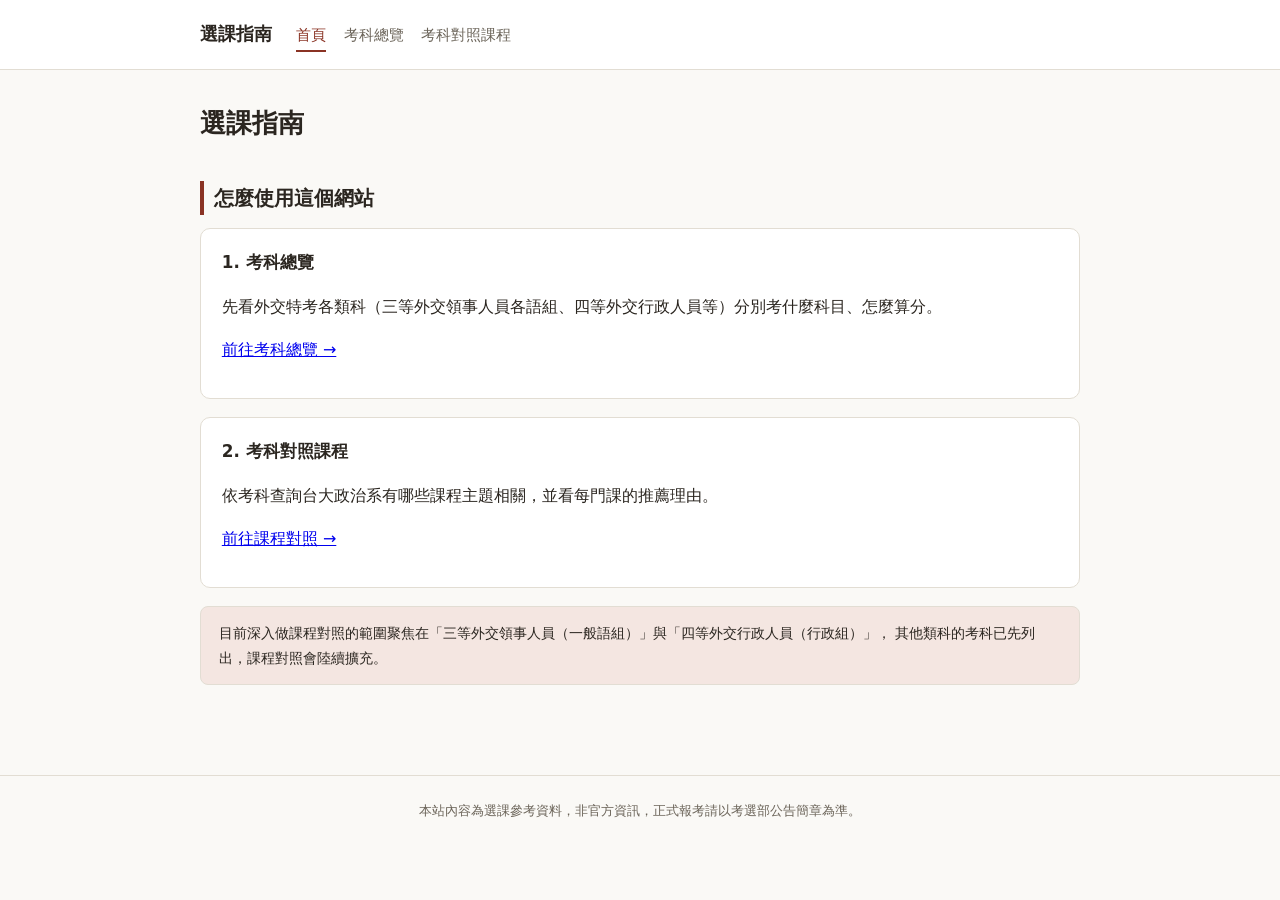
<file: index.html>
<!DOCTYPE html>
<html lang="zh-Hant">
<head>
<meta charset="UTF-8" />
<meta name="viewport" content="width=device-width, initial-scale=1.0" />
<title>選課指南</title>
<link rel="stylesheet" href="assets/css/style.css" />
</head>
<body>
<header class="site-header">
  <div class="site-header-inner">
    <a class="site-title" href="index.html">選課指南</a>
    <nav class="site-nav">
      <a href="index.html" aria-current="page">首頁</a>
      <a href="exam-subjects.html">考科總覽</a>
      <a href="course-mapping.html">考科對照課程</a>
    </nav>
  </div>
</header>

<main>
  <h1>選課指南</h1>

  <h2>怎麼使用這個網站</h2>
  <div class="card">
    <h3>1. 考科總覽</h3>
    <p>先看外交特考各類科（三等外交領事人員各語組、四等外交行政人員等）分別考什麼科目、怎麼算分。</p>
    <p><a href="exam-subjects.html">前往考科總覽 →</a></p>
  </div>
  <div class="card">
    <h3>2. 考科對照課程</h3>
    <p>依考科查詢台大政治系有哪些課程主題相關，並看每門課的推薦理由。</p>
    <p><a href="course-mapping.html">前往課程對照 →</a></p>
  </div>

  <div class="notice">
    目前深入做課程對照的範圍聚焦在「三等外交領事人員（一般語組）」與「四等外交行政人員（行政組）」，
    其他類科的考科已先列出，課程對照會陸續擴充。
  </div>
</main>

<footer class="site-footer">
  本站內容為選課參考資料，非官方資訊，正式報考請以考選部公告簡章為準。
</footer>
</body>
</html>
</file>
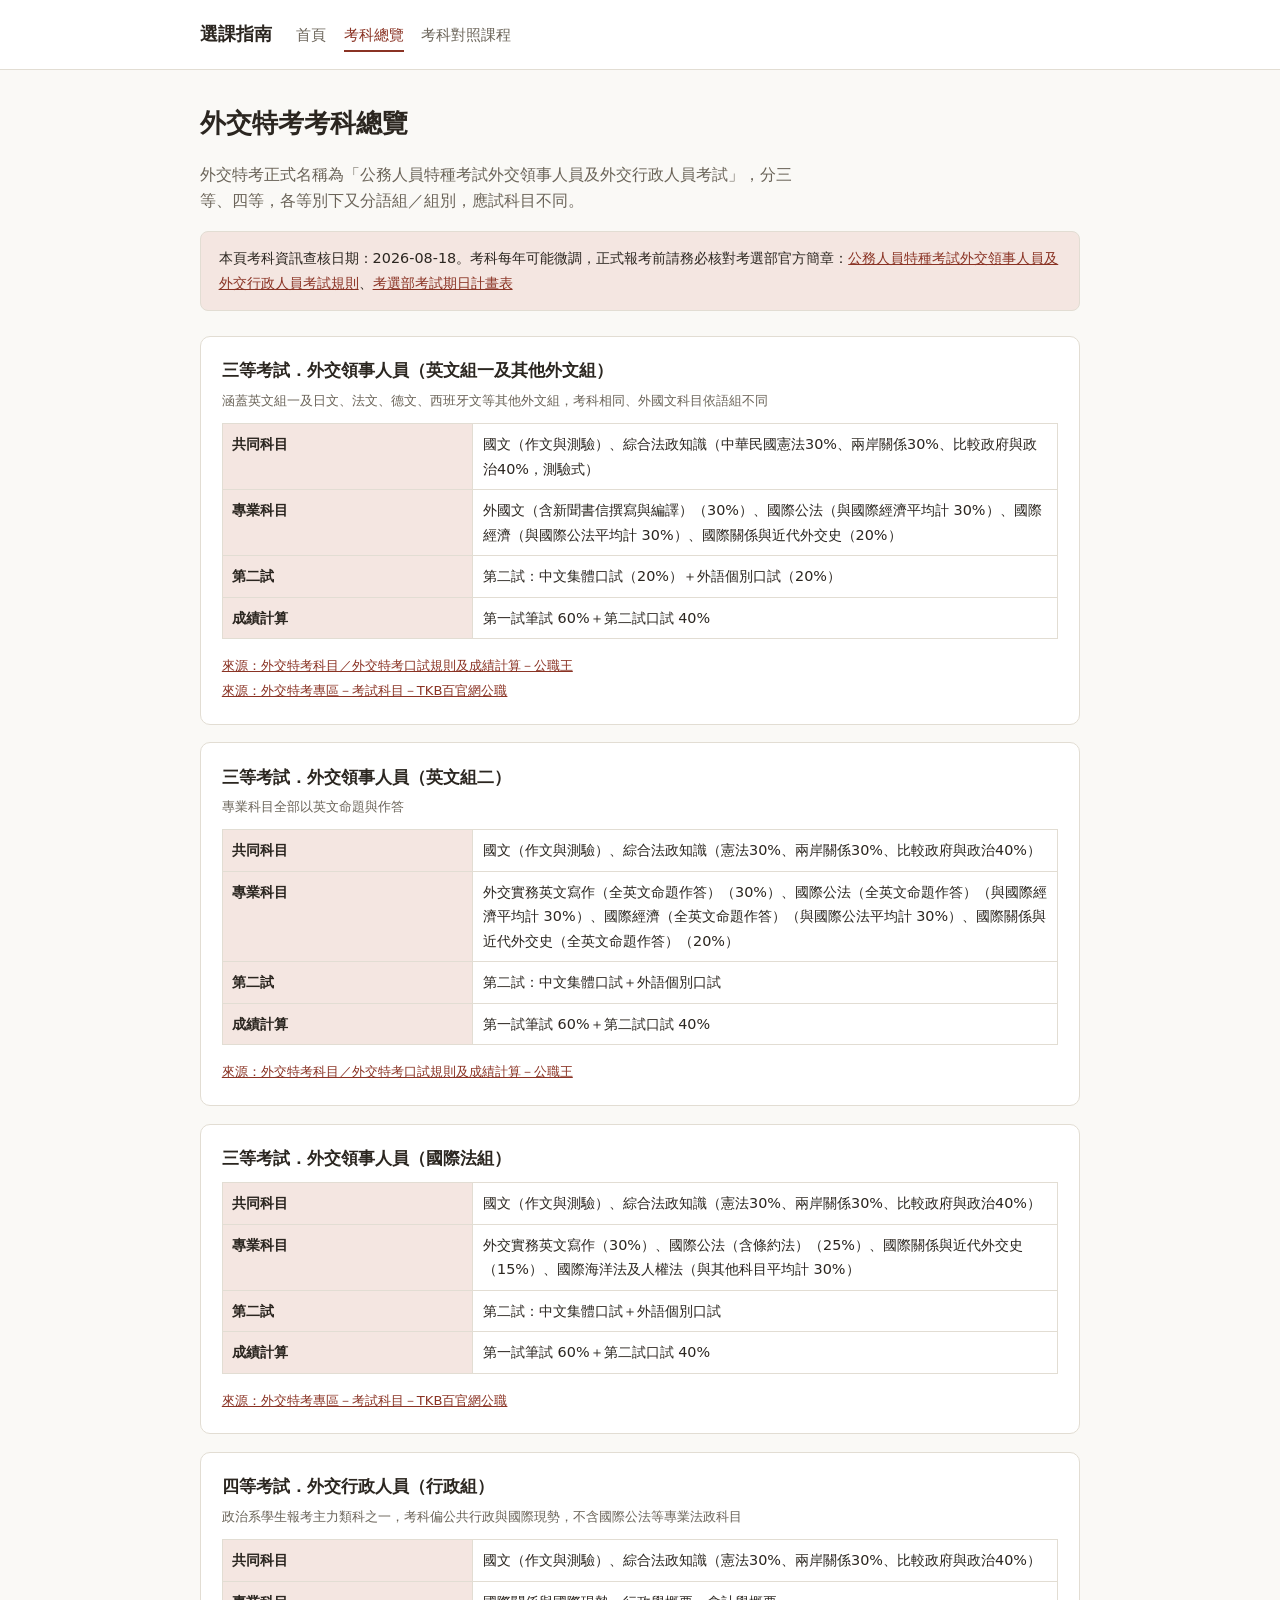
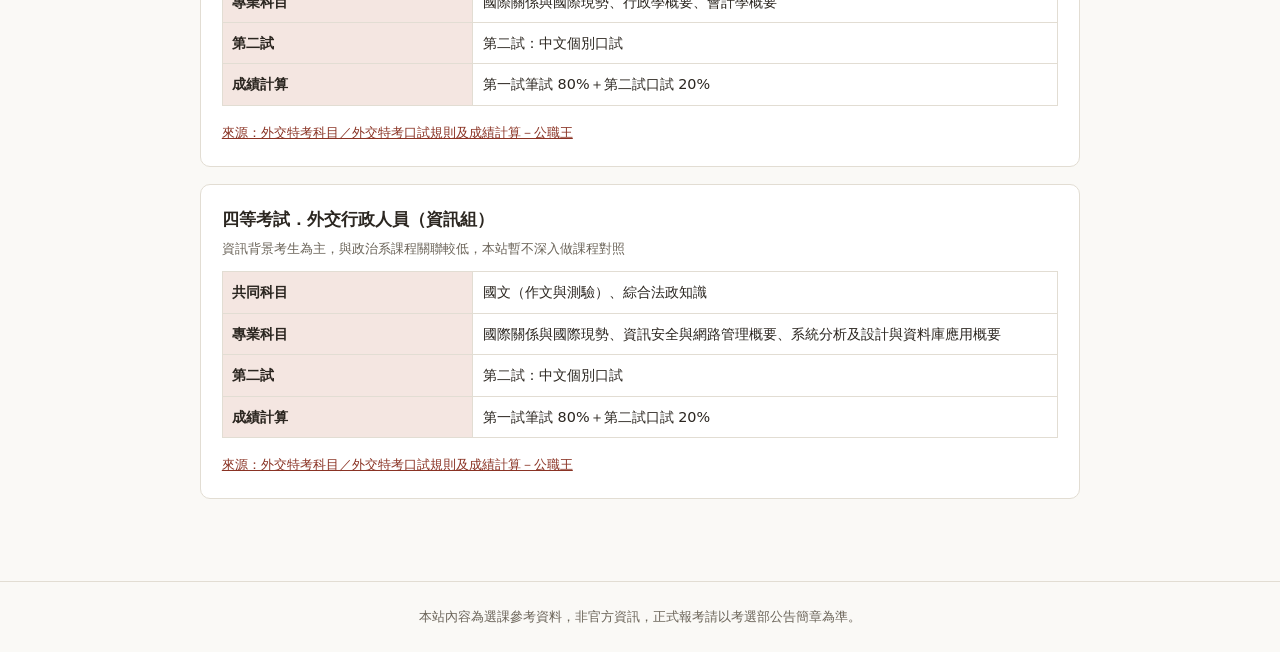
<file: exam-subjects.html>
<!DOCTYPE html>
<html lang="zh-Hant">
<head>
<meta charset="UTF-8" />
<meta name="viewport" content="width=device-width, initial-scale=1.0" />
<title>考科總覽－選課指南</title>
<link rel="stylesheet" href="assets/css/style.css" />
</head>
<body>
<header class="site-header">
  <div class="site-header-inner">
    <a class="site-title" href="index.html">選課指南</a>
    <nav class="site-nav">
      <a href="index.html">首頁</a>
      <a href="exam-subjects.html" aria-current="page">考科總覽</a>
      <a href="course-mapping.html">考科對照課程</a>
    </nav>
  </div>
</header>

<main>
  <h1>外交特考考科總覽</h1>
  <p class="lede">外交特考正式名稱為「公務人員特種考試外交領事人員及外交行政人員考試」，分三等、四等，各等別下又分語組／組別，應試科目不同。</p>

  <div id="exam-subjects-mount"></div>
</main>

<footer class="site-footer">
  本站內容為選課參考資料，非官方資訊，正式報考請以考選部公告簡章為準。
</footer>

<script src="assets/js/render.js"></script>
</body>
</html>
</file>
<file: assets/css/style.css>
:root {
  --bg: #faf9f6;
  --surface: #ffffff;
  --border: #e2ddd3;
  --text: #2b2620;
  --text-muted: #6b6459;
  --accent: #8a3324;
  --accent-soft: #f4e6e1;
  --tag-syllabus: #6b6459;
  --tag-review: #2f6b4f;
  --tag-partial: #a4752b;
  --max-width: 920px;
}

@media (prefers-color-scheme: dark) {
  :root {
    --bg: #1b1815;
    --surface: #252019;
    --border: #3a332a;
    --text: #ece7de;
    --text-muted: #b3ab9d;
    --accent: #d98a6f;
    --accent-soft: #3a2620;
  }
}

* { box-sizing: border-box; }

body {
  margin: 0;
  background: var(--bg);
  color: var(--text);
  font-family: "Noto Sans TC", "PingFang TC", "Microsoft JhengHei", system-ui, sans-serif;
  line-height: 1.7;
}

header.site-header {
  border-bottom: 1px solid var(--border);
  background: var(--surface);
}

.site-header-inner {
  max-width: var(--max-width);
  margin: 0 auto;
  padding: 1.1rem 1.25rem;
  display: flex;
  align-items: baseline;
  gap: 1.5rem;
  flex-wrap: wrap;
}

.site-title {
  font-size: 1.15rem;
  font-weight: 700;
  color: var(--text);
  text-decoration: none;
}

nav.site-nav {
  display: flex;
  gap: 1.1rem;
  flex-wrap: wrap;
}

nav.site-nav a {
  color: var(--text-muted);
  text-decoration: none;
  font-size: 0.92rem;
  padding: 0.2rem 0;
  border-bottom: 2px solid transparent;
}

nav.site-nav a:hover,
nav.site-nav a[aria-current="page"] {
  color: var(--accent);
  border-bottom-color: var(--accent);
}

main {
  max-width: var(--max-width);
  margin: 0 auto;
  padding: 2rem 1.25rem 4rem;
}

h1 {
  font-size: 1.6rem;
  margin: 0 0 0.5rem;
}

h2 {
  font-size: 1.25rem;
  margin: 2.2rem 0 0.8rem;
  border-left: 4px solid var(--accent);
  padding-left: 0.6rem;
}

p.lede {
  color: var(--text-muted);
  font-size: 0.98rem;
  max-width: 62ch;
}

.notice {
  background: var(--accent-soft);
  border: 1px solid var(--border);
  border-radius: 8px;
  padding: 0.9rem 1.1rem;
  font-size: 0.9rem;
  color: var(--text);
  margin: 1rem 0 1.6rem;
}

.notice a { color: var(--accent); }

.card {
  background: var(--surface);
  border: 1px solid var(--border);
  border-radius: 10px;
  padding: 1.2rem 1.3rem;
  margin-bottom: 1.1rem;
}

.card h3 {
  margin: 0 0 0.3rem;
  font-size: 1.05rem;
}

.card .meta {
  font-size: 0.82rem;
  color: var(--text-muted);
  margin-bottom: 0.7rem;
}

table.subject-table {
  width: 100%;
  border-collapse: collapse;
  font-size: 0.9rem;
  margin: 0.6rem 0 1rem;
}

table.subject-table th,
table.subject-table td {
  border: 1px solid var(--border);
  padding: 0.5rem 0.6rem;
  text-align: left;
  vertical-align: top;
}

table.subject-table th {
  background: var(--accent-soft);
  font-weight: 600;
  width: 30%;
}

.source-list {
  margin: 0.4rem 0 0;
  padding: 0;
  list-style: none;
  font-size: 0.82rem;
}

.source-list li { margin-bottom: 0.15rem; }
.source-list a { color: var(--accent); }

.filter-bar {
  display: flex;
  flex-wrap: wrap;
  gap: 0.5rem;
  margin-bottom: 1.4rem;
}

.filter-bar button {
  border: 1px solid var(--border);
  background: var(--surface);
  color: var(--text);
  border-radius: 999px;
  padding: 0.4rem 0.9rem;
  font-size: 0.85rem;
  cursor: pointer;
}

.filter-bar button.active {
  background: var(--accent);
  border-color: var(--accent);
  color: #fff;
}

.tag {
  display: inline-block;
  font-size: 0.72rem;
  padding: 0.15rem 0.55rem;
  border-radius: 999px;
  color: #fff;
  margin-right: 0.4rem;
}

.tag.review { background: var(--tag-review); }
.tag.syllabus { background: var(--tag-syllabus); }
.tag.partial { background: var(--tag-partial); }

.reason-list {
  margin: 0.6rem 0 0;
  padding-left: 1.2rem;
}

.reason-list li { margin-bottom: 0.55rem; }

.reason-source {
  display: block;
  font-size: 0.78rem;
  color: var(--text-muted);
  margin-top: 0.15rem;
}

.reason-source a { color: var(--accent); }

.subject-chip {
  display: inline-block;
  font-size: 0.78rem;
  background: var(--accent-soft);
  color: var(--text);
  border-radius: 6px;
  padding: 0.1rem 0.5rem;
  margin: 0 0.3rem 0.3rem 0;
}

footer.site-footer {
  border-top: 1px solid var(--border);
  padding: 1.5rem 1.25rem;
  text-align: center;
  font-size: 0.8rem;
  color: var(--text-muted);
}
</file>
